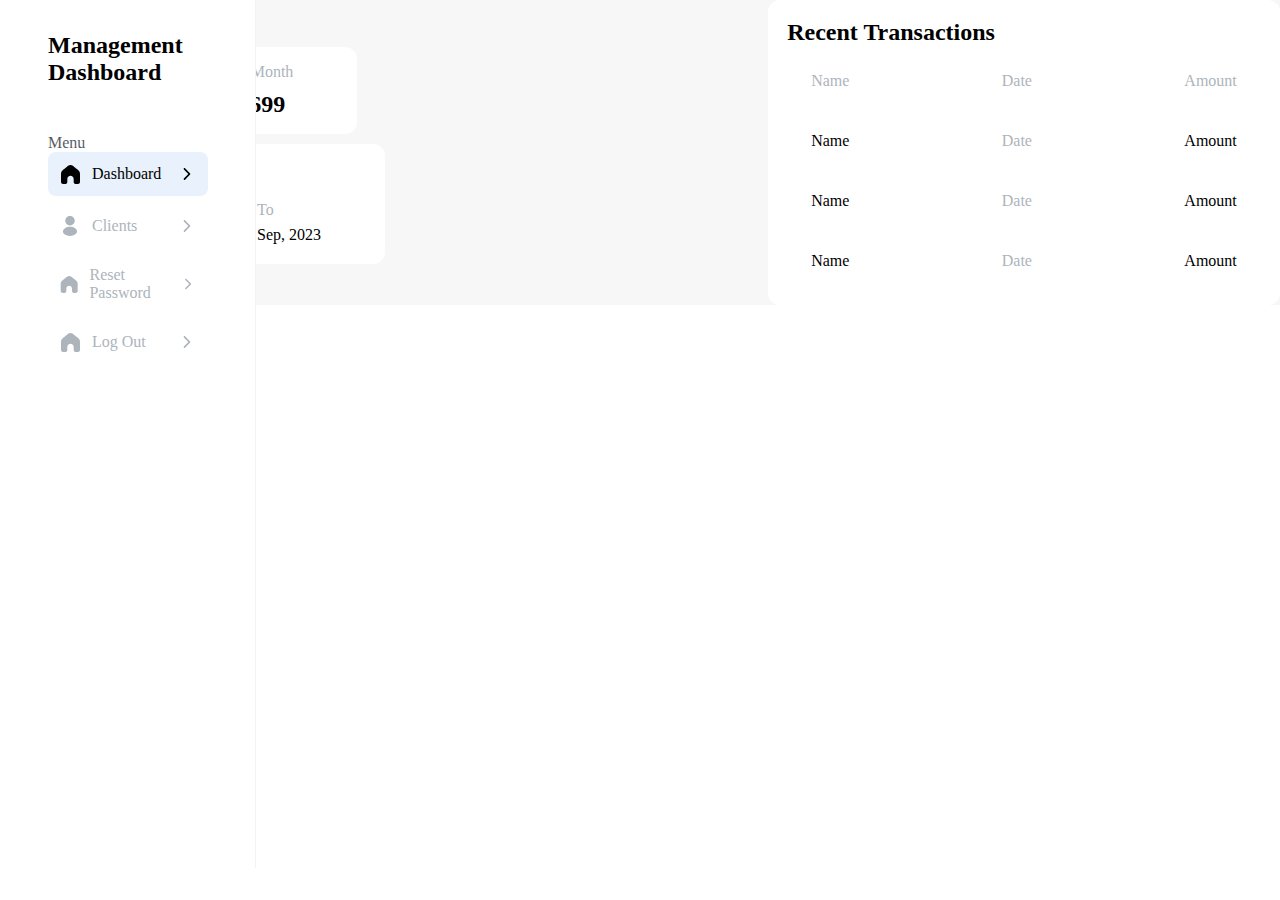
<file: index.html>
<!DOCTYPE html>
<html lang="en">
<head>
    <meta charset="UTF-8">
    <meta name="viewport" content="width=device-width, initial-scale=1.0">
    <link rel="stylesheet" href="style.css">
    <title>Dashboard</title>
</head>
<body>
    <div class="flex justify-between dashboard">
        <div class="flex flex-col sidebar-container bg-white h-screen mobile-hide">
            <div class="font-bold font-xl w-full">
                <div>Management</div>
                <div>Dashboard</div>
            </div>
            <nav class="flex flex-col sidebar w-full">
                <div style="color: var(--black); opacity: 0.7;">Menu</div>
                <ul class="side-items-container flex flex-col w-full">
                    <li>
                        <a href="index.html" class="flex justify-between items-center rounded-sm side-item active">
                            <span class="flex gap-sm items-center">
                                <svg width="24" height="24" viewBox="0 0 24 24" fill="none" xmlns="http://www.w3.org/2000/svg">
                                    <path d="M22 18.9434V13.4339C22 11.6317 22 10.7307 21.6295 9.93422C21.2589 9.13776 20.5612 8.53912 19.1657 7.34183L18.1102 6.43618C15.4403 4.14539 14.1053 3 12.5 3C10.8947 3 9.55975 4.14539 6.88982 6.43618L5.83426 7.34183C4.43881 8.53912 3.74108 9.13776 3.37054 9.93422C3 10.7307 3 11.6317 3 13.4339V18.9434C3 19.8929 3 20.3676 3.1607 20.7421C3.37497 21.2414 3.78595 21.6381 4.30322 21.8449C4.69119 22 5.18302 22 6.16667 22H6.51852C7.17294 22 7.50016 22 7.76862 21.9306C8.49714 21.7421 9.06619 21.1929 9.2614 20.4896C9.33333 20.2305 9.33333 19.9147 9.33333 19.283V16.9057C9.33333 15.2175 10.751 13.8491 12.5 13.8491C14.249 13.8491 15.6667 15.2175 15.6667 16.9057V19.283C15.6667 19.9147 15.6667 20.2305 15.7386 20.4896C15.9338 21.1929 16.5029 21.7421 17.2314 21.9306C17.4999 22 17.8271 22 18.4815 22H18.8333C19.817 22 20.3088 22 20.6968 21.8449C21.214 21.6381 21.6251 21.2414 21.8393 20.7421C22 20.3676 22 19.8929 22 18.9434Z" fill="#0A121C"/>
                                </svg>                            
                                Dashboard
                            </span>
                            <svg width="18" height="18" viewBox="0 0 18 18" fill="none" xmlns="http://www.w3.org/2000/svg">
                                <path fill-rule="evenodd" clip-rule="evenodd" d="M5.87213 3.34088C6.20163 3.01137 6.73587 3.01137 7.06537 3.34088L12.1279 8.40338C12.4574 8.73288 12.4574 9.26712 12.1279 9.59662L7.06537 14.6591C6.73587 14.9886 6.20163 14.9886 5.87213 14.6591C5.54262 14.3296 5.54262 13.7954 5.87213 13.4659L10.338 9L5.87213 4.53412C5.54262 4.20462 5.54262 3.67038 5.87213 3.34088Z" fill="#0A121C"/>
                            </svg>
                        </a>
                    </li>
                    <li>
                        <a href="clients.html" class="flex justify-between items-center rounded-sm side-item">
                            <span class="flex gap-sm items-center">
                                <svg width="24" height="24" viewBox="0 0 24 24" fill="none" xmlns="http://www.w3.org/2000/svg">
                                    <path d="M12 2C9.38 2 7.25 4.13 7.25 6.75C7.25 9.32 9.26 11.4 11.88 11.49C11.96 11.48 12.04 11.48 12.1 11.49C12.12 11.49 12.13 11.49 12.15 11.49C12.16 11.49 12.16 11.49 12.17 11.49C14.73 11.4 16.74 9.32 16.75 6.75C16.75 4.13 14.62 2 12 2Z" fill="#ADB4BC"/>
                                    <path d="M17.08 14.15C14.29 12.29 9.74002 12.29 6.93002 14.15C5.66002 15 4.96002 16.15 4.96002 17.38C4.96002 18.61 5.66002 19.75 6.92002 20.59C8.32002 21.53 10.16 22 12 22C13.84 22 15.68 21.53 17.08 20.59C18.34 19.74 19.04 18.6 19.04 17.36C19.03 16.13 18.34 14.99 17.08 14.15Z" fill="#ADB4BC"/>
                                </svg>                         
                                Clients
                            </span>
                            <svg width="18" height="18" viewBox="0 0 18 18" fill="none" xmlns="http://www.w3.org/2000/svg">
                                <path fill-rule="evenodd" clip-rule="evenodd" d="M5.87213 3.34088C6.20163 3.01137 6.73587 3.01137 7.06537 3.34088L12.1279 8.40338C12.4574 8.73288 12.4574 9.26712 12.1279 9.59662L7.06537 14.6591C6.73587 14.9886 6.20163 14.9886 5.87213 14.6591C5.54262 14.3296 5.54262 13.7954 5.87213 13.4659L10.338 9L5.87213 4.53412C5.54262 4.20462 5.54262 3.67038 5.87213 3.34088Z" fill="#0A121C"/>
                            </svg>
                        </a>
                    </li>
                    <li>
                        <a href="reset-password.html" class="flex justify-between items-center rounded-sm side-item">
                            <span class="flex gap-sm items-center">
                                <svg width="24" height="24" viewBox="0 0 24 24" fill="none" xmlns="http://www.w3.org/2000/svg">
                                    <path d="M22 18.9434V13.4339C22 11.6317 22 10.7307 21.6295 9.93422C21.2589 9.13776 20.5612 8.53912 19.1657 7.34183L18.1102 6.43618C15.4403 4.14539 14.1053 3 12.5 3C10.8947 3 9.55975 4.14539 6.88982 6.43618L5.83426 7.34183C4.43881 8.53912 3.74108 9.13776 3.37054 9.93422C3 10.7307 3 11.6317 3 13.4339V18.9434C3 19.8929 3 20.3676 3.1607 20.7421C3.37497 21.2414 3.78595 21.6381 4.30322 21.8449C4.69119 22 5.18302 22 6.16667 22H6.51852C7.17294 22 7.50016 22 7.76862 21.9306C8.49714 21.7421 9.06619 21.1929 9.2614 20.4896C9.33333 20.2305 9.33333 19.9147 9.33333 19.283V16.9057C9.33333 15.2175 10.751 13.8491 12.5 13.8491C14.249 13.8491 15.6667 15.2175 15.6667 16.9057V19.283C15.6667 19.9147 15.6667 20.2305 15.7386 20.4896C15.9338 21.1929 16.5029 21.7421 17.2314 21.9306C17.4999 22 17.8271 22 18.4815 22H18.8333C19.817 22 20.3088 22 20.6968 21.8449C21.214 21.6381 21.6251 21.2414 21.8393 20.7421C22 20.3676 22 19.8929 22 18.9434Z" fill="#0A121C"/>
                                </svg>                            
                                Reset Password
                            </span>
                            <svg width="18" height="18" viewBox="0 0 18 18" fill="none" xmlns="http://www.w3.org/2000/svg">
                                <path fill-rule="evenodd" clip-rule="evenodd" d="M5.87213 3.34088C6.20163 3.01137 6.73587 3.01137 7.06537 3.34088L12.1279 8.40338C12.4574 8.73288 12.4574 9.26712 12.1279 9.59662L7.06537 14.6591C6.73587 14.9886 6.20163 14.9886 5.87213 14.6591C5.54262 14.3296 5.54262 13.7954 5.87213 13.4659L10.338 9L5.87213 4.53412C5.54262 4.20462 5.54262 3.67038 5.87213 3.34088Z" fill="#0A121C"/>
                            </svg>
                        </a>
                    </li>
                    <li>
                        <a href="signup.html" class="flex justify-between items-center rounded-sm side-item">
                            <span class="flex gap-sm items-center">
                                <svg width="24" height="24" viewBox="0 0 24 24" fill="none" xmlns="http://www.w3.org/2000/svg">
                                    <path d="M22 18.9434V13.4339C22 11.6317 22 10.7307 21.6295 9.93422C21.2589 9.13776 20.5612 8.53912 19.1657 7.34183L18.1102 6.43618C15.4403 4.14539 14.1053 3 12.5 3C10.8947 3 9.55975 4.14539 6.88982 6.43618L5.83426 7.34183C4.43881 8.53912 3.74108 9.13776 3.37054 9.93422C3 10.7307 3 11.6317 3 13.4339V18.9434C3 19.8929 3 20.3676 3.1607 20.7421C3.37497 21.2414 3.78595 21.6381 4.30322 21.8449C4.69119 22 5.18302 22 6.16667 22H6.51852C7.17294 22 7.50016 22 7.76862 21.9306C8.49714 21.7421 9.06619 21.1929 9.2614 20.4896C9.33333 20.2305 9.33333 19.9147 9.33333 19.283V16.9057C9.33333 15.2175 10.751 13.8491 12.5 13.8491C14.249 13.8491 15.6667 15.2175 15.6667 16.9057V19.283C15.6667 19.9147 15.6667 20.2305 15.7386 20.4896C15.9338 21.1929 16.5029 21.7421 17.2314 21.9306C17.4999 22 17.8271 22 18.4815 22H18.8333C19.817 22 20.3088 22 20.6968 21.8449C21.214 21.6381 21.6251 21.2414 21.8393 20.7421C22 20.3676 22 19.8929 22 18.9434Z" fill="#0A121C"/>
                                </svg>
                                Log Out
                            </span>
                            <svg width="18" height="18" viewBox="0 0 18 18" fill="none" xmlns="http://www.w3.org/2000/svg">
                                <path fill-rule="evenodd" clip-rule="evenodd" d="M5.87213 3.34088C6.20163 3.01137 6.73587 3.01137 7.06537 3.34088L12.1279 8.40338C12.4574 8.73288 12.4574 9.26712 12.1279 9.59662L7.06537 14.6591C6.73587 14.9886 6.20163 14.9886 5.87213 14.6591C5.54262 14.3296 5.54262 13.7954 5.87213 13.4659L10.338 9L5.87213 4.53412C5.54262 4.20462 5.54262 3.67038 5.87213 3.34088Z" fill="#0A121C"/>
                            </svg>
                        </a>
                    </li>
                </ul>
            </nav>
        </div>


        <div class="dashboard-main flex flex-col gap-sm">
            <h1 class="font-bold font-2xl">Overview</h1>
            <div class="box-container flex">
                <div class="box flex flex-col rounded-md gap-sm font-gray">
                    This Month
                    <span class="font-bold font-xl font-black">$3,699</span>
                </div>
                <div class="box flex flex-col rounded-md gap-sm font-gray">
                    Last Month
                    <span class="font-bold font-xl font-black">$3,699</span>
                </div>
            </div>
            <div class="flex flex-col gap-sm chart-container bg-white rounded-md">
                <span class="font-bold font-xl">Chart</span class="font-bold font-xl">
                <div class="stats-container flex justify-between">
                    <div class="flex flex-col gap-sm">
                        <div class="flex gap-xs items-center">
                            <div class="rect blue"></div>Actual
                        </div>
                        <span class="font-bold font-lgr font-black">$3,699</span>
                    </div>
                    <div class="flex flex-col gap-sm">
                        <div class="flex gap-xs items-center">
                            <div class="rect gray"></div>Planned
                        </div>
                        <span class="font-bold font-lgr font-black">$3,699</span>                    </div>
                    <div class="flex gap-sm items-center">
                        <div class="flex flex-col gap-xs">
                            <span class="font-gray">From</span>
                            <span>Aug, 2023</span>
                        </div>
                        -
                        <div class="flex flex-col gap-xs">
                            <span class="font-gray">To</span>
                            <span>Sep, 2023</span>
                        </div>
                    </div>
                </div>
            </div>
        </div>


        <div class="transactions-container flex flex-col gap-sm rounded-md bg-white">
            <span class="font-bold font-xl">Recent Transactions</span class="font-bold font-xl">
            <div class="row flex justify-between font-gray">
                <span>Name</span>
                <span>Date</span>
                <span>Amount</span>
            </div>
            <div class="row flex justify-between">
                <span>Name</span>
                <span class="font-gray">Date</span>
                <span>Amount</span>
            </div>
            <div class="row flex justify-between">
                <span>Name</span>
                <span class="font-gray">Date</span>
                <span>Amount</span>
            </div>
            <div class="row flex justify-between">
                <span>Name</span>
                <span class="font-gray">Date</span>
                <span>Amount</span>
            </div>
        </div>
    </div>
</body>
</html>
</file>
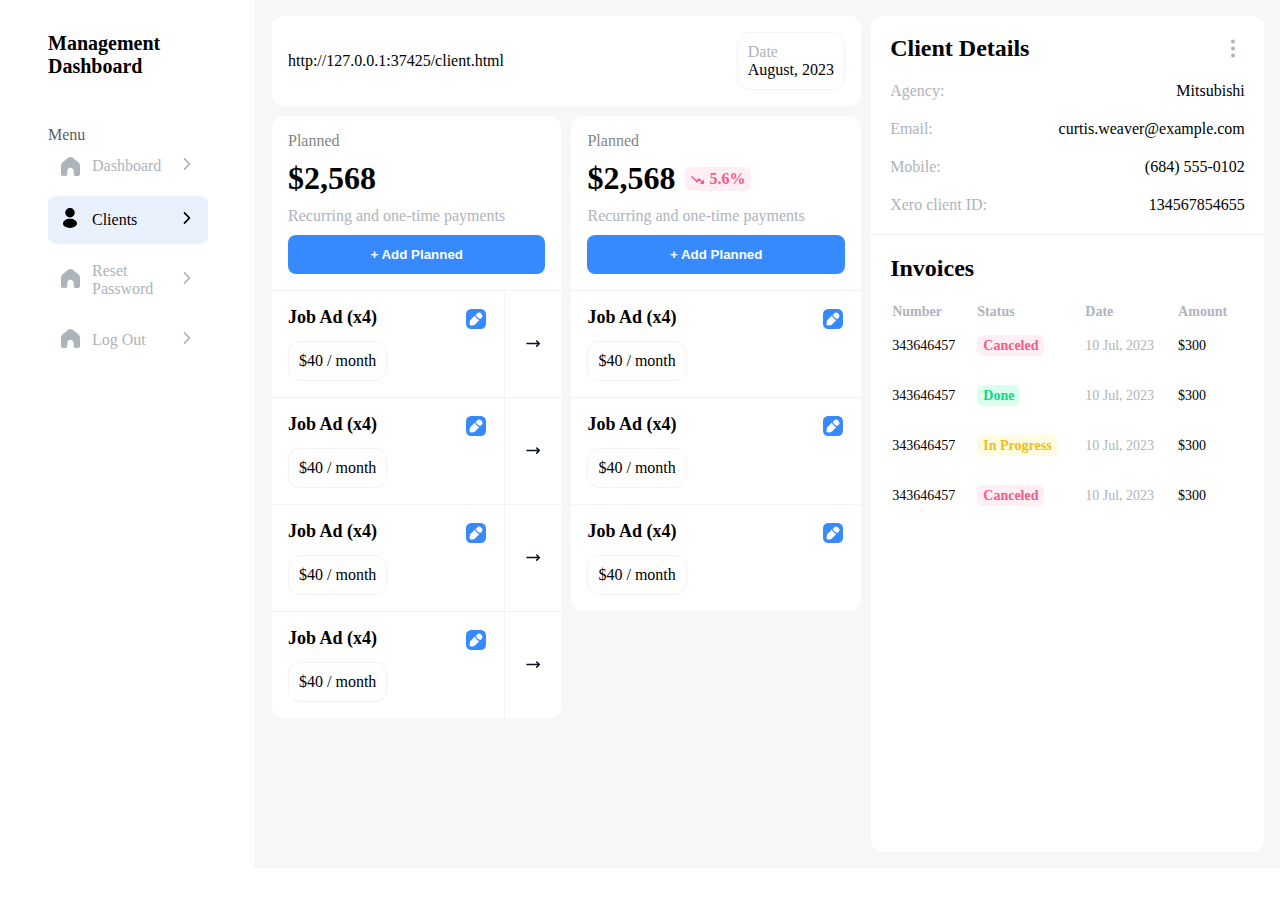
<file: client.html>
<!DOCTYPE html>
<html lang="en">
<head>
    <meta charset="UTF-8">
    <meta name="viewport" content="width=device-width, initial-scale=1.0">
    <link rel="stylesheet" href="style.css">
    <title>Client</title>
</head>
<body onload="loadName()">
    <div class="flex justify-between dashboard">
        <div class="flex flex-col sidebar-container bg-white">
            <div class="font-bold font-lgr w-full mobile-hide">
                <div>Management</div>
                <div>Dashboard</div>
            </div>
            <nav class="flex flex-col sidebar w-full">
                <div class="mobile-hide" style="color: var(--black); opacity: 0.7;">Menu</div>
                <ul class="side-items-container flex flex-col w-full">
                    <li>
                        <a href="index.html" class="flex justify-between items-center rounded-sm side-item">
                            <span class="flex gap-sm items-center">
                                <svg width="24" height="24" viewBox="0 0 24 24" fill="none" xmlns="http://www.w3.org/2000/svg">
                                    <path d="M22 18.9434V13.4339C22 11.6317 22 10.7307 21.6295 9.93422C21.2589 9.13776 20.5612 8.53912 19.1657 7.34183L18.1102 6.43618C15.4403 4.14539 14.1053 3 12.5 3C10.8947 3 9.55975 4.14539 6.88982 6.43618L5.83426 7.34183C4.43881 8.53912 3.74108 9.13776 3.37054 9.93422C3 10.7307 3 11.6317 3 13.4339V18.9434C3 19.8929 3 20.3676 3.1607 20.7421C3.37497 21.2414 3.78595 21.6381 4.30322 21.8449C4.69119 22 5.18302 22 6.16667 22H6.51852C7.17294 22 7.50016 22 7.76862 21.9306C8.49714 21.7421 9.06619 21.1929 9.2614 20.4896C9.33333 20.2305 9.33333 19.9147 9.33333 19.283V16.9057C9.33333 15.2175 10.751 13.8491 12.5 13.8491C14.249 13.8491 15.6667 15.2175 15.6667 16.9057V19.283C15.6667 19.9147 15.6667 20.2305 15.7386 20.4896C15.9338 21.1929 16.5029 21.7421 17.2314 21.9306C17.4999 22 17.8271 22 18.4815 22H18.8333C19.817 22 20.3088 22 20.6968 21.8449C21.214 21.6381 21.6251 21.2414 21.8393 20.7421C22 20.3676 22 19.8929 22 18.9434Z" fill="#0A121C"/>
                                </svg>                       
                                <span class="mobile-hide">Dashboard</span>
                            </span>
                            <div class="mobile-hide" >
                                <svg width="18" height="18" viewBox="0 0 18 18" fill="none" xmlns="http://www.w3.org/2000/svg">
                                    <path fill-rule="evenodd" clip-rule="evenodd" d="M5.87213 3.34088C6.20163 3.01137 6.73587 3.01137 7.06537 3.34088L12.1279 8.40338C12.4574 8.73288 12.4574 9.26712 12.1279 9.59662L7.06537 14.6591C6.73587 14.9886 6.20163 14.9886 5.87213 14.6591C5.54262 14.3296 5.54262 13.7954 5.87213 13.4659L10.338 9L5.87213 4.53412C5.54262 4.20462 5.54262 3.67038 5.87213 3.34088Z" fill="#0A121C"/>
                                </svg>
                            </div>  
                        </a>
                    </li>
                    <li>
                        <a href="clients.html" class="flex justify-between items-center rounded-sm side-item active">
                            <span class="flex gap-sm items-center">
                                <div>
                                    <svg width="24" height="24" viewBox="0 0 24 24" fill="none" xmlns="http://www.w3.org/2000/svg">
                                        <path d="M12 2C9.38 2 7.25 4.13 7.25 6.75C7.25 9.32 9.26 11.4 11.88 11.49C11.96 11.48 12.04 11.48 12.1 11.49C12.12 11.49 12.13 11.49 12.15 11.49C12.16 11.49 12.16 11.49 12.17 11.49C14.73 11.4 16.74 9.32 16.75 6.75C16.75 4.13 14.62 2 12 2Z" fill="#ADB4BC"/>
                                        <path d="M17.08 14.15C14.29 12.29 9.74002 12.29 6.93002 14.15C5.66002 15 4.96002 16.15 4.96002 17.38C4.96002 18.61 5.66002 19.75 6.92002 20.59C8.32002 21.53 10.16 22 12 22C13.84 22 15.68 21.53 17.08 20.59C18.34 19.74 19.04 18.6 19.04 17.36C19.03 16.13 18.34 14.99 17.08 14.15Z" fill="#ADB4BC"/>
                                    </svg>                 
                                </div>        
                                <span class="mobile-hide">Clients</span>

                            </span>
                            <div class="mobile-hide" >
                                <div>
                                    <svg width="18" height="18" viewBox="0 0 18 18" fill="none" xmlns="http://www.w3.org/2000/svg">
                                        <path fill-rule="evenodd" clip-rule="evenodd" d="M5.87213 3.34088C6.20163 3.01137 6.73587 3.01137 7.06537 3.34088L12.1279 8.40338C12.4574 8.73288 12.4574 9.26712 12.1279 9.59662L7.06537 14.6591C6.73587 14.9886 6.20163 14.9886 5.87213 14.6591C5.54262 14.3296 5.54262 13.7954 5.87213 13.4659L10.338 9L5.87213 4.53412C5.54262 4.20462 5.54262 3.67038 5.87213 3.34088Z" fill="#0A121C"/>
                                    </svg>
                                </div>
                            </div>  
                        </a>
                    </li>
                    <li>
                        <a href="reset-password-dashboard.html" class="flex justify-between items-center rounded-sm side-item">
                            <span class="flex gap-sm items-center">
                                <div>
                                    <svg width="24" height="24" viewBox="0 0 24 24" fill="none" xmlns="http://www.w3.org/2000/svg">
                                        <path d="M22 18.9434V13.4339C22 11.6317 22 10.7307 21.6295 9.93422C21.2589 9.13776 20.5612 8.53912 19.1657 7.34183L18.1102 6.43618C15.4403 4.14539 14.1053 3 12.5 3C10.8947 3 9.55975 4.14539 6.88982 6.43618L5.83426 7.34183C4.43881 8.53912 3.74108 9.13776 3.37054 9.93422C3 10.7307 3 11.6317 3 13.4339V18.9434C3 19.8929 3 20.3676 3.1607 20.7421C3.37497 21.2414 3.78595 21.6381 4.30322 21.8449C4.69119 22 5.18302 22 6.16667 22H6.51852C7.17294 22 7.50016 22 7.76862 21.9306C8.49714 21.7421 9.06619 21.1929 9.2614 20.4896C9.33333 20.2305 9.33333 19.9147 9.33333 19.283V16.9057C9.33333 15.2175 10.751 13.8491 12.5 13.8491C14.249 13.8491 15.6667 15.2175 15.6667 16.9057V19.283C15.6667 19.9147 15.6667 20.2305 15.7386 20.4896C15.9338 21.1929 16.5029 21.7421 17.2314 21.9306C17.4999 22 17.8271 22 18.4815 22H18.8333C19.817 22 20.3088 22 20.6968 21.8449C21.214 21.6381 21.6251 21.2414 21.8393 20.7421C22 20.3676 22 19.8929 22 18.9434Z" fill="#0A121C"/>
                                    </svg>      
                                </div>                      
                                <span class="mobile-hide">Reset Password</span>
                            </span>
                            <div class="mobile-hide" >
                                <svg width="18" height="18" viewBox="0 0 18 18" fill="none" xmlns="http://www.w3.org/2000/svg">
                                    <path fill-rule="evenodd" clip-rule="evenodd" d="M5.87213 3.34088C6.20163 3.01137 6.73587 3.01137 7.06537 3.34088L12.1279 8.40338C12.4574 8.73288 12.4574 9.26712 12.1279 9.59662L7.06537 14.6591C6.73587 14.9886 6.20163 14.9886 5.87213 14.6591C5.54262 14.3296 5.54262 13.7954 5.87213 13.4659L10.338 9L5.87213 4.53412C5.54262 4.20462 5.54262 3.67038 5.87213 3.34088Z" fill="#0A121C"/>
                                </svg>
                            </div>  
                        </a>
                    </li>
                    <li>
                        <a href="signup.html" class="flex justify-between items-center rounded-sm side-item">
                            <span class="flex gap-sm items-center">
                                <div>
                                    <svg width="24" height="24" viewBox="0 0 24 24" fill="none" xmlns="http://www.w3.org/2000/svg">
                                        <path d="M22 18.9434V13.4339C22 11.6317 22 10.7307 21.6295 9.93422C21.2589 9.13776 20.5612 8.53912 19.1657 7.34183L18.1102 6.43618C15.4403 4.14539 14.1053 3 12.5 3C10.8947 3 9.55975 4.14539 6.88982 6.43618L5.83426 7.34183C4.43881 8.53912 3.74108 9.13776 3.37054 9.93422C3 10.7307 3 11.6317 3 13.4339V18.9434C3 19.8929 3 20.3676 3.1607 20.7421C3.37497 21.2414 3.78595 21.6381 4.30322 21.8449C4.69119 22 5.18302 22 6.16667 22H6.51852C7.17294 22 7.50016 22 7.76862 21.9306C8.49714 21.7421 9.06619 21.1929 9.2614 20.4896C9.33333 20.2305 9.33333 19.9147 9.33333 19.283V16.9057C9.33333 15.2175 10.751 13.8491 12.5 13.8491C14.249 13.8491 15.6667 15.2175 15.6667 16.9057V19.283C15.6667 19.9147 15.6667 20.2305 15.7386 20.4896C15.9338 21.1929 16.5029 21.7421 17.2314 21.9306C17.4999 22 17.8271 22 18.4815 22H18.8333C19.817 22 20.3088 22 20.6968 21.8449C21.214 21.6381 21.6251 21.2414 21.8393 20.7421C22 20.3676 22 19.8929 22 18.9434Z" fill="#0A121C"/>
                                    </svg>
                                </div>
                                <span class="mobile-hide">Log Out</span>
                            </span>
                            <div class="mobile-hide" >
                                <svg width="18" height="18" viewBox="0 0 18 18" fill="none" xmlns="http://www.w3.org/2000/svg">
                                    <path fill-rule="evenodd" clip-rule="evenodd" d="M5.87213 3.34088C6.20163 3.01137 6.73587 3.01137 7.06537 3.34088L12.1279 8.40338C12.4574 8.73288 12.4574 9.26712 12.1279 9.59662L7.06537 14.6591C6.73587 14.9886 6.20163 14.9886 5.87213 14.6591C5.54262 14.3296 5.54262 13.7954 5.87213 13.4659L10.338 9L5.87213 4.53412C5.54262 4.20462 5.54262 3.67038 5.87213 3.34088Z" fill="#0A121C"/>
                                </svg>
                            </div>  
                        </a>
                    </li>
                </ul>
            </nav>
        </div>

    <div class="main flex gap-sm">
        <div class="overview-container flex flex-col gap-sm">
            <div class="bg-white p-md flex justify-between items-center rounded-md">
                <span id="name"></span>
                <div class="border p-sm rounded-md"><div class="font-gray">Date</div>August, 2023</div>
            </div>
            <div class="flex gap-sm">
                <div class="flex flex-col bg-white card font-black rounded-md">
                    <div class="p-md flex flex-col gap-sm">
                        <span style="opacity: 0.5;">Planned</span>
                        <div class="flex items-center gap-sm stats">
                            <h1 class="font-bold font-2xl">$2,568</h1>
                            <!-- <span class="growth negative">
                                <img src="images/growth-negative.svg" alt="growth">
                                5.6%
                            </span> -->
                        </div>
                        <span class="font-gray">Recurring and one-time payments</span>
                        <button>+ Add Planned</button>
                    </div>
                    <div class="border-top flex justify-between items-center">
                        <div class="flex flex-col p-md gap-sm w-full">
                            <div class="font-bold font-lg flex justify-between">
                                Job Ad (x4)
                                <img onclick="toggleWindow()" src="images/edit-icon.svg" alt="edit-icon">
                            </div>
                            <span class="border p-sm rounded-md" style="width: fit-content;">$40 / month</span>
                        </div>
                        <div class="p-md border-left flex items-center h-full">
                            <img src="images/linearrow-right.svg" alt="">
                        </div>
                    </div>
                    <div class="border-top flex justify-between items-center">
                        <div class="flex flex-col p-md gap-sm w-full">
                            <div class="font-bold font-lg flex justify-between">
                                Job Ad (x4)
                                <img onclick="toggleWindow()" src="images/edit-icon.svg" alt="edit-icon">
                            </div>
                            <span class="border p-sm rounded-md" style="width: fit-content;">$40 / month</span>
                        </div>
                        <div class="p-md border-left flex items-center h-full">
                            <img src="images/linearrow-right.svg" alt="">
                        </div>
                    </div>
                    <div class="border-top flex justify-between items-center">
                        <div class="flex flex-col p-md gap-sm w-full">
                            <div class="font-bold font-lg flex justify-between">
                                Job Ad (x4)
                                <img onclick="toggleWindow()" src="images/edit-icon.svg" alt="edit-icon">
                            </div>
                            <span class="border p-sm rounded-md" style="width: fit-content;">$40 / month</span>
                        </div>
                        <div class="p-md border-left flex items-center h-full">
                            <img src="images/linearrow-right.svg" alt="">
                        </div>
                    </div>
                    <div class="border-top flex justify-between items-center">
                        <div class="flex flex-col p-md gap-sm w-full">
                            <div class="font-bold font-lg flex justify-between">
                                Job Ad (x4)
                                <img onclick="toggleWindow()" src="images/edit-icon.svg" alt="edit-icon">
                            </div>
                            <span class="border p-sm rounded-md" style="width: fit-content;">$40 / month</span>
                        </div>
                        <div class="p-md border-left flex items-center h-full">
                            <img src="images/linearrow-right.svg" alt="">
                        </div>
                    </div>
                </div>

                <div class="flex flex-col bg-white card font-black rounded-md h-fit">
                    <div class="p-md flex flex-col gap-sm">
                        <span style="opacity: 0.5;">Planned</span>
                        <div class="flex items-center gap-sm stats">
                            <h1 class="font-bold font-2xl">$2,568</h1>
                            <span class="growth negative">
                                <img src="images/growth-negative.svg" alt="growth">
                                5.6%
                            </span>
                        </div>
                        <span class="font-gray">Recurring and one-time payments</span>
                        <button>+ Add Planned</button>
                    </div>
                    <div class="border-top flex justify-between items-center">
                        <div class="flex flex-col p-md gap-sm w-full">
                            <div class="font-bold font-lg flex justify-between">
                                Job Ad (x4)
                                <img onclick="toggleWindow()" src="images/edit-icon.svg" alt="edit-icon">
                            </div>
                            <span class="border p-sm rounded-md" style="width: fit-content;">$40 / month</span>
                        </div>
                    </div>
                    <div class="border-top flex justify-between items-center">
                        <div class="flex flex-col p-md gap-sm w-full">
                            <div class="font-bold font-lg flex justify-between">
                                Job Ad (x4)
                                <img onclick="toggleWindow()"src="images/edit-icon.svg" alt="edit-icon">
                            </div>
                            <span class="border p-sm rounded-md" style="width: fit-content;">$40 / month</span>
                        </div>
                    </div>
                    <div class="border-top flex justify-between items-center">
                        <div class="flex flex-col p-md gap-sm w-full">
                            <div class="font-bold font-lg flex justify-between">
                                Job Ad (x4)
                                <img onclick="toggleWindow()"src="images/edit-icon.svg" alt="edit-icon">
                            </div>
                            <span class="border p-sm rounded-md" style="width: fit-content;">$40 / month</span>
                        </div>
                    </div>
                </div>
            </div>
        </div>
        <div class="flex flex-col transactions-container bg-white rounded-md gap-md">
            <div class="flex justify-between">
                <h2>Client Details</h2>
                <img style="margin-right: 10px;" src="images/dropdown-icon.svg" alt="dropdown">
            </div>
            <div class="flex justify-between">
                <span class="font-gray">Agency:</span>
                <span>Mitsubishi</span>
            </div>
            <div class="flex justify-between">
                <span class="font-gray">Email:</span>
                <span>curtis.weaver@example.com</span>
            </div>
            <div class="flex justify-between">
                <span class="font-gray">Mobile:</span>
                <span>(684) 555-0102</span>
            </div>
            <div class="flex justify-between">
                <span class="font-gray">Xero client ID:</span>
                <span>134567854655</span>
            </div>
            <div class="border-top" style="width: 120%; margin-left: -2rem;">
            </div>
            <h2>
                Invoices
            </h2>
            <table class="font-sm">
                <tr class="font-gray">
                    <th class="text-start">Number</th>
                    <th class="text-start">Status</th>
                    <th class="text-start">Date</th>
                    <th class="text-start">Amount</th>
                </tr>
                <tr>
                    <td class="py-md">343646457</td>
                    <td><span class="growth negative">Canceled</span></td>
                    <td class="font-gray">10 Jul, 2023</td>
                    <td>$300</td>
                </tr>
                <tr>
                    <td class="py-md">343646457</td>
                    <td><span class="growth positive">Done</span></td>
                    <td class="font-gray">10 Jul, 2023</td>
                    <td>$300</td>
                </tr>
                <tr>
                    <td class="py-md">343646457</td>
                    <td><span class="growth normal">In Progress</span></td>
                    <td class="font-gray">10 Jul, 2023</td>
                    <td>$300</td>
                </tr>
                <tr>
                    <td class="py-md">343646457</td>
                    <td><span class="growth negative">Canceled</span></td>
                    <td class="font-gray">10 Jul, 2023</td>
                    <td>$300</td>
                </tr>
            </table>
        </div>
    </div>
    </div>
    <div id="window" class="flex flex-col items-center window">
        <div class="flex justify-center relative p-lg w-full">
          <span>Add Cost</span>
          <div onclick="toggleWindow()" class="close-btn">
            <svg width="48" height="48" viewBox="0 0 48 48" fill="none" xmlns="http://www.w3.org/2000/svg">
              <rect x="0.5" y="0.5" width="47" height="47" rx="23.5" fill="white"/>
              <path d="M25.4099 23.9999L29.7099 19.7099C29.8982 19.5216 30.004 19.2662 30.004 18.9999C30.004 18.7336 29.8982 18.4782 29.7099 18.2899C29.5216 18.1016 29.2662 17.9958 28.9999 17.9958C28.7336 17.9958 28.4782 18.1016 28.2899 18.2899L23.9999 22.5899L19.7099 18.2899C19.5216 18.1016 19.2662 17.9958 18.9999 17.9958C18.7336 17.9958 18.4782 18.1016 18.2899 18.2899C18.1016 18.4782 17.9958 18.7336 17.9958 18.9999C17.9958 19.2662 18.1016 19.5216 18.2899 19.7099L22.5899 23.9999L18.2899 28.2899C18.1962 28.3829 18.1218 28.4935 18.071 28.6154C18.0203 28.7372 17.9941 28.8679 17.9941 28.9999C17.9941 29.132 18.0203 29.2627 18.071 29.3845C18.1218 29.5064 18.1962 29.617 18.2899 29.7099C18.3829 29.8037 18.4935 29.8781 18.6154 29.9288C18.7372 29.9796 18.8679 30.0057 18.9999 30.0057C19.132 30.0057 19.2627 29.9796 19.3845 29.9288C19.5064 29.8781 19.617 29.8037 19.7099 29.7099L23.9999 25.4099L28.2899 29.7099C28.3829 29.8037 28.4935 29.8781 28.6154 29.9288C28.7372 29.9796 28.8679 30.0057 28.9999 30.0057C29.132 30.0057 29.2627 29.9796 29.3845 29.9288C29.5064 29.8781 29.617 29.8037 29.7099 29.7099C29.8037 29.617 29.8781 29.5064 29.9288 29.3845C29.9796 29.2627 30.0057 29.132 30.0057 28.9999C30.0057 28.8679 29.9796 28.7372 29.9288 28.6154C29.8781 28.4935 29.8037 28.3829 29.7099 28.2899L25.4099 23.9999Z" fill="#0A121C"/>
              <rect x="0.5" y="0.5" width="47" height="47" rx="23.5" stroke="#F3F3F3"/>
            </svg>        
          </div>
        </div>
        <div class="w-full border-top"></div>
        <div class="m-md flex add-cost-bar rounded-md">
          <button class="add-cost-btn active">Monthly</button>
          <button class="add-cost-btn">Yearly</button>
          <button class="add-cost-btn">One Time</button>
        </div>
        <form class="p-md flex flex-col gap-md items-center">
          <div class="relative">
            <input type="search" class="special-input" placeholder="Service Title">
            <label class="label1">Service Title</label>
            <img src="images/close-circe.svg" alt="close-circe">
          </div>
          <div class="relative">
            <input type="search" class="special-input" placeholder="Cost">
            <label class="label1">Cost</label>
            <img src="images/close-circe.svg" alt="close-circe">
          </div>
          <button class="window-btn">Add new client</button>
        </form>
    </div>
    <script src="script.js"></script>
</body>
</html>
</file>
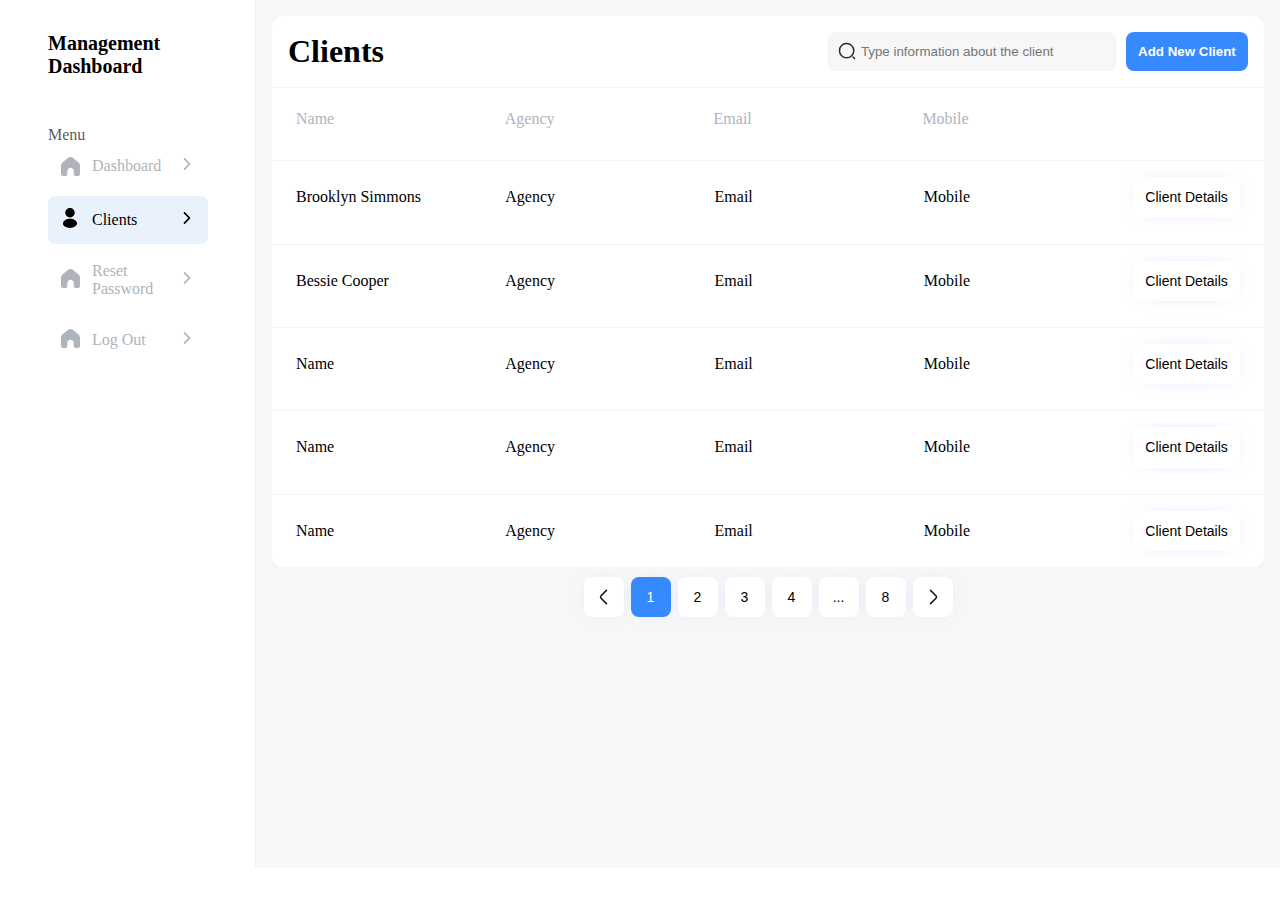
<file: clients.html>
<!DOCTYPE html>
<html lang="en">
<head>
    <meta charset="UTF-8">
    <meta name="viewport" content="width=device-width, initial-scale=1.0">
    <link rel="stylesheet" href="style.css">
    <title>Document</title>
</head>
<body>
    <div class="flex justify-between dashboard">
        <div class="flex flex-col sidebar-container bg-white">
            <div class="font-bold font-lgr w-full mobile-hide">
                <div>Management</div>
                <div>Dashboard</div>
            </div>
            <nav class="flex flex-col sidebar w-full">
                <div class="mobile-hide" style="color: var(--black); opacity: 0.7;">Menu</div>
                <ul class="side-items-container flex flex-col w-full">
                    <li>
                        <a href="index.html" class="flex justify-between items-center rounded-sm side-item">
                            <span class="flex gap-sm items-center">
                                <svg width="24" height="24" viewBox="0 0 24 24" fill="none" xmlns="http://www.w3.org/2000/svg">
                                    <path d="M22 18.9434V13.4339C22 11.6317 22 10.7307 21.6295 9.93422C21.2589 9.13776 20.5612 8.53912 19.1657 7.34183L18.1102 6.43618C15.4403 4.14539 14.1053 3 12.5 3C10.8947 3 9.55975 4.14539 6.88982 6.43618L5.83426 7.34183C4.43881 8.53912 3.74108 9.13776 3.37054 9.93422C3 10.7307 3 11.6317 3 13.4339V18.9434C3 19.8929 3 20.3676 3.1607 20.7421C3.37497 21.2414 3.78595 21.6381 4.30322 21.8449C4.69119 22 5.18302 22 6.16667 22H6.51852C7.17294 22 7.50016 22 7.76862 21.9306C8.49714 21.7421 9.06619 21.1929 9.2614 20.4896C9.33333 20.2305 9.33333 19.9147 9.33333 19.283V16.9057C9.33333 15.2175 10.751 13.8491 12.5 13.8491C14.249 13.8491 15.6667 15.2175 15.6667 16.9057V19.283C15.6667 19.9147 15.6667 20.2305 15.7386 20.4896C15.9338 21.1929 16.5029 21.7421 17.2314 21.9306C17.4999 22 17.8271 22 18.4815 22H18.8333C19.817 22 20.3088 22 20.6968 21.8449C21.214 21.6381 21.6251 21.2414 21.8393 20.7421C22 20.3676 22 19.8929 22 18.9434Z" fill="#0A121C"/>
                                </svg>                       
                                <span class="mobile-hide">Dashboard</span>
                            </span>
                            <div class="mobile-hide" >
                                <svg width="18" height="18" viewBox="0 0 18 18" fill="none" xmlns="http://www.w3.org/2000/svg">
                                    <path fill-rule="evenodd" clip-rule="evenodd" d="M5.87213 3.34088C6.20163 3.01137 6.73587 3.01137 7.06537 3.34088L12.1279 8.40338C12.4574 8.73288 12.4574 9.26712 12.1279 9.59662L7.06537 14.6591C6.73587 14.9886 6.20163 14.9886 5.87213 14.6591C5.54262 14.3296 5.54262 13.7954 5.87213 13.4659L10.338 9L5.87213 4.53412C5.54262 4.20462 5.54262 3.67038 5.87213 3.34088Z" fill="#0A121C"/>
                                </svg>
                            </div>  
                        </a>
                    </li>
                    <li>
                        <a href="clients.html" class="flex justify-between items-center rounded-sm side-item active">
                            <span class="flex gap-sm items-center">
                                <div>
                                    <svg width="24" height="24" viewBox="0 0 24 24" fill="none" xmlns="http://www.w3.org/2000/svg">
                                        <path d="M12 2C9.38 2 7.25 4.13 7.25 6.75C7.25 9.32 9.26 11.4 11.88 11.49C11.96 11.48 12.04 11.48 12.1 11.49C12.12 11.49 12.13 11.49 12.15 11.49C12.16 11.49 12.16 11.49 12.17 11.49C14.73 11.4 16.74 9.32 16.75 6.75C16.75 4.13 14.62 2 12 2Z" fill="#ADB4BC"/>
                                        <path d="M17.08 14.15C14.29 12.29 9.74002 12.29 6.93002 14.15C5.66002 15 4.96002 16.15 4.96002 17.38C4.96002 18.61 5.66002 19.75 6.92002 20.59C8.32002 21.53 10.16 22 12 22C13.84 22 15.68 21.53 17.08 20.59C18.34 19.74 19.04 18.6 19.04 17.36C19.03 16.13 18.34 14.99 17.08 14.15Z" fill="#ADB4BC"/>
                                    </svg>                 
                                </div>        
                                <span class="mobile-hide">Clients</span>

                            </span>
                            <div class="mobile-hide" >
                                <div>
                                    <svg width="18" height="18" viewBox="0 0 18 18" fill="none" xmlns="http://www.w3.org/2000/svg">
                                        <path fill-rule="evenodd" clip-rule="evenodd" d="M5.87213 3.34088C6.20163 3.01137 6.73587 3.01137 7.06537 3.34088L12.1279 8.40338C12.4574 8.73288 12.4574 9.26712 12.1279 9.59662L7.06537 14.6591C6.73587 14.9886 6.20163 14.9886 5.87213 14.6591C5.54262 14.3296 5.54262 13.7954 5.87213 13.4659L10.338 9L5.87213 4.53412C5.54262 4.20462 5.54262 3.67038 5.87213 3.34088Z" fill="#0A121C"/>
                                    </svg>
                                </div>
                            </div>  
                        </a>
                    </li>
                    <li>
                        <a href="reset-password-dashboard.html" class="flex justify-between items-center rounded-sm side-item">
                            <span class="flex gap-sm items-center">
                                <div>
                                    <svg width="24" height="24" viewBox="0 0 24 24" fill="none" xmlns="http://www.w3.org/2000/svg">
                                        <path d="M22 18.9434V13.4339C22 11.6317 22 10.7307 21.6295 9.93422C21.2589 9.13776 20.5612 8.53912 19.1657 7.34183L18.1102 6.43618C15.4403 4.14539 14.1053 3 12.5 3C10.8947 3 9.55975 4.14539 6.88982 6.43618L5.83426 7.34183C4.43881 8.53912 3.74108 9.13776 3.37054 9.93422C3 10.7307 3 11.6317 3 13.4339V18.9434C3 19.8929 3 20.3676 3.1607 20.7421C3.37497 21.2414 3.78595 21.6381 4.30322 21.8449C4.69119 22 5.18302 22 6.16667 22H6.51852C7.17294 22 7.50016 22 7.76862 21.9306C8.49714 21.7421 9.06619 21.1929 9.2614 20.4896C9.33333 20.2305 9.33333 19.9147 9.33333 19.283V16.9057C9.33333 15.2175 10.751 13.8491 12.5 13.8491C14.249 13.8491 15.6667 15.2175 15.6667 16.9057V19.283C15.6667 19.9147 15.6667 20.2305 15.7386 20.4896C15.9338 21.1929 16.5029 21.7421 17.2314 21.9306C17.4999 22 17.8271 22 18.4815 22H18.8333C19.817 22 20.3088 22 20.6968 21.8449C21.214 21.6381 21.6251 21.2414 21.8393 20.7421C22 20.3676 22 19.8929 22 18.9434Z" fill="#0A121C"/>
                                    </svg>      
                                </div>                      
                                <span class="mobile-hide">Reset Password</span>
                            </span>
                            <div class="mobile-hide" >
                                <svg width="18" height="18" viewBox="0 0 18 18" fill="none" xmlns="http://www.w3.org/2000/svg">
                                    <path fill-rule="evenodd" clip-rule="evenodd" d="M5.87213 3.34088C6.20163 3.01137 6.73587 3.01137 7.06537 3.34088L12.1279 8.40338C12.4574 8.73288 12.4574 9.26712 12.1279 9.59662L7.06537 14.6591C6.73587 14.9886 6.20163 14.9886 5.87213 14.6591C5.54262 14.3296 5.54262 13.7954 5.87213 13.4659L10.338 9L5.87213 4.53412C5.54262 4.20462 5.54262 3.67038 5.87213 3.34088Z" fill="#0A121C"/>
                                </svg>
                            </div>  
                        </a>
                    </li>
                    <li>
                        <a href="signup.html" class="flex justify-between items-center rounded-sm side-item">
                            <span class="flex gap-sm items-center">
                                <div>
                                    <svg width="24" height="24" viewBox="0 0 24 24" fill="none" xmlns="http://www.w3.org/2000/svg">
                                        <path d="M22 18.9434V13.4339C22 11.6317 22 10.7307 21.6295 9.93422C21.2589 9.13776 20.5612 8.53912 19.1657 7.34183L18.1102 6.43618C15.4403 4.14539 14.1053 3 12.5 3C10.8947 3 9.55975 4.14539 6.88982 6.43618L5.83426 7.34183C4.43881 8.53912 3.74108 9.13776 3.37054 9.93422C3 10.7307 3 11.6317 3 13.4339V18.9434C3 19.8929 3 20.3676 3.1607 20.7421C3.37497 21.2414 3.78595 21.6381 4.30322 21.8449C4.69119 22 5.18302 22 6.16667 22H6.51852C7.17294 22 7.50016 22 7.76862 21.9306C8.49714 21.7421 9.06619 21.1929 9.2614 20.4896C9.33333 20.2305 9.33333 19.9147 9.33333 19.283V16.9057C9.33333 15.2175 10.751 13.8491 12.5 13.8491C14.249 13.8491 15.6667 15.2175 15.6667 16.9057V19.283C15.6667 19.9147 15.6667 20.2305 15.7386 20.4896C15.9338 21.1929 16.5029 21.7421 17.2314 21.9306C17.4999 22 17.8271 22 18.4815 22H18.8333C19.817 22 20.3088 22 20.6968 21.8449C21.214 21.6381 21.6251 21.2414 21.8393 20.7421C22 20.3676 22 19.8929 22 18.9434Z" fill="#0A121C"/>
                                    </svg>
                                </div>
                                <span class="mobile-hide">Log Out</span>
                            </span>
                            <div class="mobile-hide" >
                                <svg width="18" height="18" viewBox="0 0 18 18" fill="none" xmlns="http://www.w3.org/2000/svg">
                                    <path fill-rule="evenodd" clip-rule="evenodd" d="M5.87213 3.34088C6.20163 3.01137 6.73587 3.01137 7.06537 3.34088L12.1279 8.40338C12.4574 8.73288 12.4574 9.26712 12.1279 9.59662L7.06537 14.6591C6.73587 14.9886 6.20163 14.9886 5.87213 14.6591C5.54262 14.3296 5.54262 13.7954 5.87213 13.4659L10.338 9L5.87213 4.53412C5.54262 4.20462 5.54262 3.67038 5.87213 3.34088Z" fill="#0A121C"/>
                                </svg>
                            </div>  
                        </a>
                    </li>
                </ul>
            </nav>
        </div>



        <div class="main flex flex-col gap-sm ">
            <div class="clients-table flex flex-col bg-white rounded-md">
                <div class="flex search-bar justify-between items-center">
                    <h1 class="m-0">Clients</h1>
                    <div class="relative flex gap-sm">
                        <input class="search-input" type="text" placeholder="Type information about the client" name="" id="">
                        <svg width="18" height="18" viewBox="0 0 18 18" fill="none" xmlns="http://www.w3.org/2000/svg">
                            <path d="M8.625 15.75C12.56 15.75 15.75 12.56 15.75 8.625C15.75 4.68997 12.56 1.5 8.625 1.5C4.68997 1.5 1.5 4.68997 1.5 8.625C1.5 12.56 4.68997 15.75 8.625 15.75Z" stroke="#292D32" stroke-width="1.5" stroke-linecap="round" stroke-linejoin="round"/>
                            <path d="M16.5 16.5L15 15" stroke="#292D32" stroke-width="1.5" stroke-linecap="round" stroke-linejoin="round"/>
                        </svg>
                        <button onclick="toggleWindow()">Add New Client</button>
                    </div>
                </div>
                <div class="flex flex-col gap-sm" style="overflow: scroll;">
                    <div class="row border-top head flex justify-between items-center font-gray">
                        <span class="w-md">Name</span>
                        <span class="w-md">Agency</span>
                        <span class="w-md">Email</span>
                        <span class="w-md">Mobile</span>
                        <button style="opacity: 0; pointer-events: none;">Client Details</button>
                    </div>
                    <div class="row border-top flex justify-between items-center">
                        <span class="w-md">Brooklyn Simmons</span>
                        <span class="w-md">Agency</span>
                        <span class="w-md">Email</span>
                        <span class="w-md">Mobile</span>
                        <a href="client.html?name=Brooklyn_Simmons"><button class="odd-btn">Client Details</button></a>
                    </div>
                    <div class="row border-top flex justify-between items-center">
                        <span class="w-md">Bessie Cooper</span>
                        <span class="w-md">Agency</span>
                        <span class="w-md">Email</span>
                        <span class="w-md">Mobile</span>
                        <a href="client.html?name=Bessie_Cooper"><button class="odd-btn">Client Details</button></a>
                    </div>
                    <div class="row border-top flex justify-between items-center">
                        <span class="w-md">Name</span>
                        <span class="w-md">Agency</span>
                        <span class="w-md">Email</span>
                        <span class="w-md">Mobile</span>
                        <a><button class="odd-btn">Client Details</button></a>
                    </div>
                    <div class="row border-top flex justify-between items-center">
                        <span class="w-md">Name</span>
                        <span class="w-md">Agency</span>
                        <span class="w-md">Email</span>
                        <span class="w-md">Mobile</span>
                        <a><button class="odd-btn">Client Details</button></a>
                    </div>
                    <div class="row border-top flex justify-between items-center">
                        <span class="w-md">Name</span>
                        <span class="w-md">Agency</span>
                        <span class="w-md">Email</span>
                        <span class="w-md">Mobile</span>
                        <a><button class="odd-btn">Client Details</button></a>
                    </div>
                </div>
            </div>
            <div class="flex gap-xs w-full justify-center">
                <button class="odd-btn page-btn"><img src="images/arrow-left.svg" alt="arrow-left"></button>
                <button class="odd-btn page-btn active">1</button>
                <button class="odd-btn page-btn">2</button>
                <button class="odd-btn page-btn">3</button>
                <button class="odd-btn page-btn">4</button>
                <button class="odd-btn page-btn">...</button>
                <button class="odd-btn page-btn">8</button>
                <button class="odd-btn page-btn"><img src="images/arrow-right.svg" alt="arrow-right"></button>
            </div>
        </div>
    </div>

    <div id="window" class="flex flex-col items-center window">
        <div class="flex justify-center relative p-lg w-full">
            <span>Add New Client</span>
            <div onclick="toggleWindow()" class="close-btn">
            <svg width="48" height="48" viewBox="0 0 48 48" fill="none" xmlns="http://www.w3.org/2000/svg">
                <rect x="0.5" y="0.5" width="47" height="47" rx="23.5" fill="white"/>
                <path d="M25.4099 23.9999L29.7099 19.7099C29.8982 19.5216 30.004 19.2662 30.004 18.9999C30.004 18.7336 29.8982 18.4782 29.7099 18.2899C29.5216 18.1016 29.2662 17.9958 28.9999 17.9958C28.7336 17.9958 28.4782 18.1016 28.2899 18.2899L23.9999 22.5899L19.7099 18.2899C19.5216 18.1016 19.2662 17.9958 18.9999 17.9958C18.7336 17.9958 18.4782 18.1016 18.2899 18.2899C18.1016 18.4782 17.9958 18.7336 17.9958 18.9999C17.9958 19.2662 18.1016 19.5216 18.2899 19.7099L22.5899 23.9999L18.2899 28.2899C18.1962 28.3829 18.1218 28.4935 18.071 28.6154C18.0203 28.7372 17.9941 28.8679 17.9941 28.9999C17.9941 29.132 18.0203 29.2627 18.071 29.3845C18.1218 29.5064 18.1962 29.617 18.2899 29.7099C18.3829 29.8037 18.4935 29.8781 18.6154 29.9288C18.7372 29.9796 18.8679 30.0057 18.9999 30.0057C19.132 30.0057 19.2627 29.9796 19.3845 29.9288C19.5064 29.8781 19.617 29.8037 19.7099 29.7099L23.9999 25.4099L28.2899 29.7099C28.3829 29.8037 28.4935 29.8781 28.6154 29.9288C28.7372 29.9796 28.8679 30.0057 28.9999 30.0057C29.132 30.0057 29.2627 29.9796 29.3845 29.9288C29.5064 29.8781 29.617 29.8037 29.7099 29.7099C29.8037 29.617 29.8781 29.5064 29.9288 29.3845C29.9796 29.2627 30.0057 29.132 30.0057 28.9999C30.0057 28.8679 29.9796 28.7372 29.9288 28.6154C29.8781 28.4935 29.8037 28.3829 29.7099 28.2899L25.4099 23.9999Z" fill="#0A121C"/>
                <rect x="0.5" y="0.5" width="47" height="47" rx="23.5" stroke="#F3F3F3"/>
            </svg>        
            </div>
        </div>
        <div class="w-full border-top"></div>
        <div class="p-md text-center">
            <h2 class="py-md">You are going to add a new client</h2>
            <span>Add a new client by filling in the information below to edit his subscriptions and payments.</span>
        </div>
        <form class="p-md flex flex-col gap-md items-center">
            <div class="relative">
            <input type="search" class="special-input" placeholder="Client name">
            <label class="label1">Client name</label>
            <img src="images/close-circe.svg" alt="close-circe">
            </div>
            <div class="relative">
            <input type="search" class="special-input" placeholder="Agency name">
            <label class="label1">Agency name</label>
            <img src="images/close-circe.svg" alt="close-circe">
            </div>
            <div class="relative">
            <input type="search" class="special-input" placeholder="Email">
            <label class="label1">Email</label>
            <img src="images/close-circe.svg" alt="close-circe">
            </div>
            <div class="relative">
            <input type="search" class="special-input" placeholder="Phone number">
            <label class="label1">Client name</label>
            <img src="images/close-circe.svg" alt="close-circe">
            </div>
            <div class="relative">
            <input type="search" class="special-input" placeholder="Xero Client ID">
            <label class="label1">Xero Client ID</label>
            <img src="images/close-circe.svg" alt="close-circe">
            </div>
            <button class="window-btn">Add new client</button>
        </form>
    </div>
    <script src="script.js"></script>
</body>
</html>
</file>
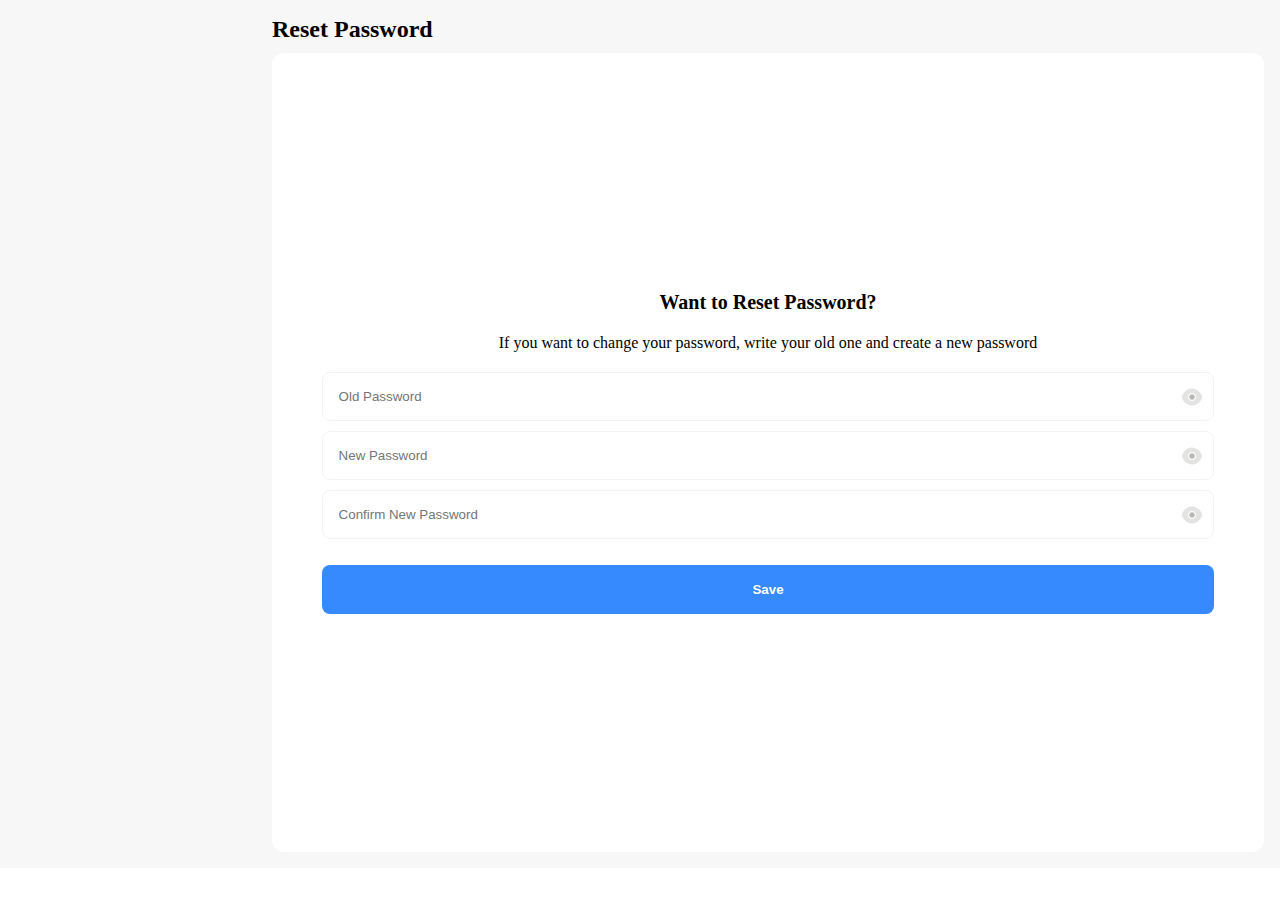
<file: reset-password-dashboard.html>
<!DOCTYPE html>
<html lang="en">
  <head>
    <meta charset="UTF-8" />
    <meta name="viewport" content="width=device-width, initial-scale=1.0" />
    <link rel="stylesheet" href="style.css" />
    <title>Dashboard</title>
  </head>
  <body onload="loadSidebar('reset-password-dashboard')">
    <div class="dashboard flex justify-between">
      <div class="main flex flex-col gap-sm ">
        <span class="font-xl font-bold">Reset Password</span>
        <div class="flex flex-col bg-white rounded-md justify-center items-center h-full">
          <form class="reset-pw text-center flex flex-col gap-sm">
            <div class="font-bold font-lgr">Want to Reset Password?</div>
            <span class="p-sm">If you want to change your password, write your old one and create a new password</span>
            <div class="relative">
              <input class="w-full" type="password" name="password" id="password" required placeholder="Old Password">
              <img class="eye" src="images/eye.svg" alt="eye-circle">
            </div>
            <div class="relative">
              <input class="w-full" type="password" name="password" id="password" required placeholder="New Password">
              <img class="eye" src="images/eye.svg" alt="eye-circle">
            </div>
            <div class="relative">
              <input class="w-full" type="password" name="password" id="password" required placeholder="Confirm New Password">
              <img class="eye" src="images/eye.svg" alt="eye-circle">
            </div>
            <button class="w-full p-md" style="margin-top: 1rem;">
              Save
            </button>
          </form>
        </div>
      </div>
    </div>
    <script src="script.js"></script>
  </body>
</html>
</file>
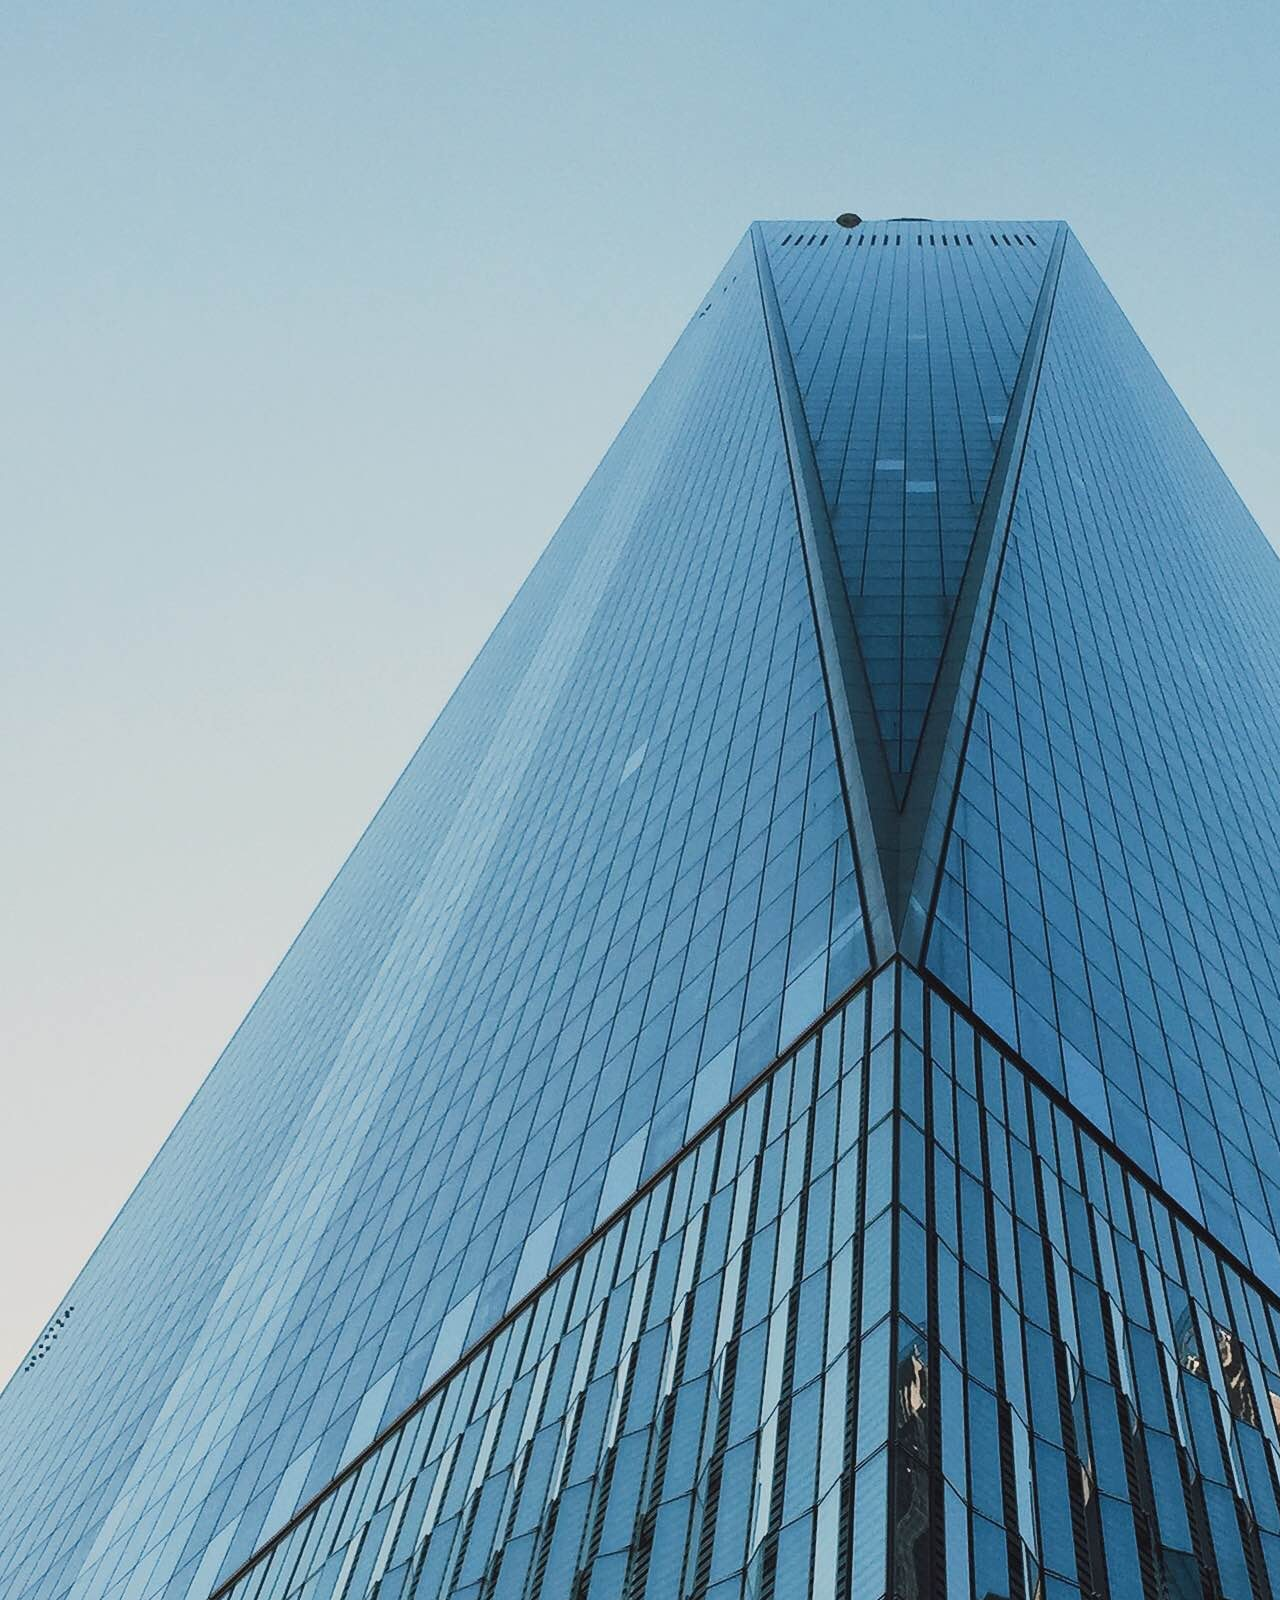
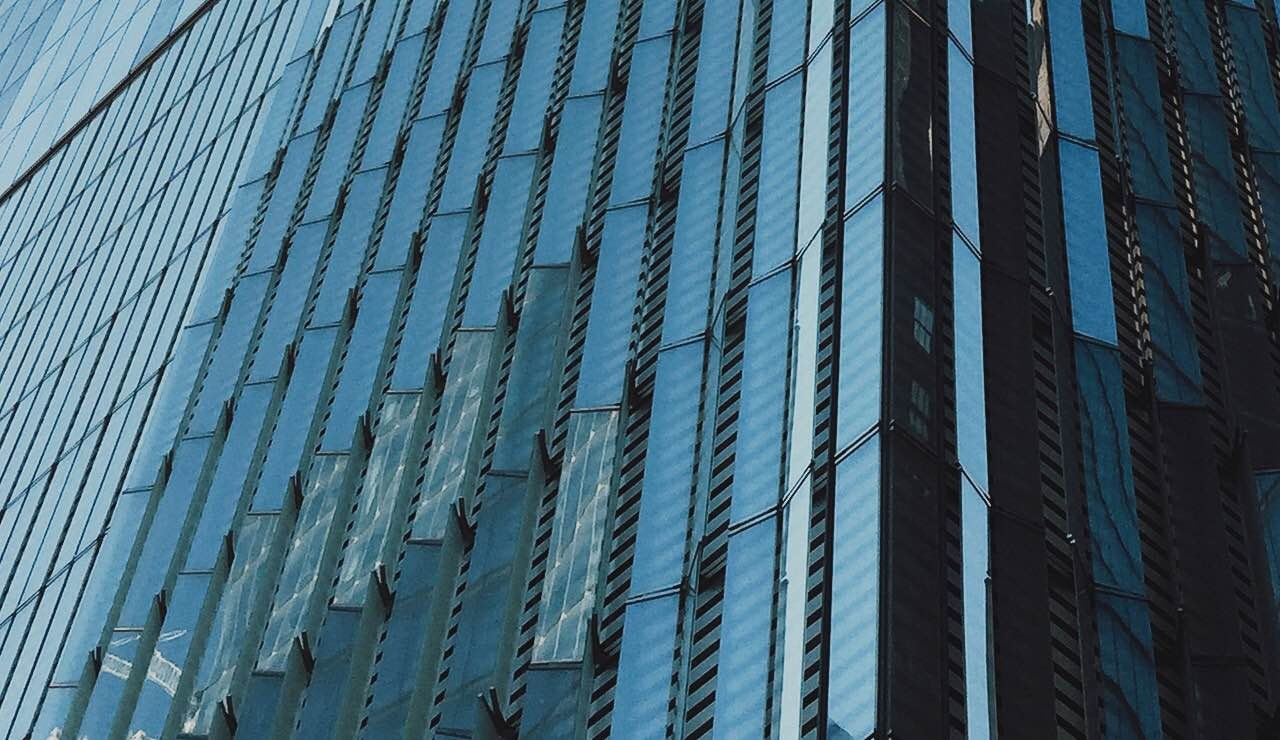
<file: signup.html>
<!DOCTYPE html>
<html lang="en">
<head>
    <meta charset="UTF-8">
    <meta name="viewport" content="width=device-width, initial-scale=1.0">
    <link rel="stylesheet" href="style.css">
    <title>Sign Up</title>
</head>
<body>
    <div class="signup-container flex">
        <img src="images/signup-bg.jpeg" alt="background">
        <div class="signup flex flex-col justify-center items-center w-full gap-sm">
            <h1 class="text-center">Welcome back to Cost Management Dashboard</h1>
            <span class="text-center">To start using the service, sign in to your account</span>
            <div class="relative">
                <input type="text" placeholder=" ">
                <div class="absolute flex flex-col justify-center">
                    <label class="label1">Your Email</label> 
                    <label class="label2">Your Email</label>
                </div> 
            </div>
        </div>
    </div>
</body>
</html>
</file>
<file: style.css>
:root {
  --bg_color: #f7f7f8;
  --secondary-blue: #e9f1fc;
  --gray: #adb4bc;
  --black: #0a121c;
  --blue: #378afd;
  --stroke: #f3f3f3;
  font-family: "General Sans";
}
*{
    margin: 0;
    padding: 0;
    box-sizing: border-box;
}
*::-webkit-scrollbar {
  display: none;
}
html {
    font-family: General Sans, sans-serif;
    scroll-behavior: smooth;
}

/* -------Commons------- */
.flex {
  display: flex;
}
.flex-col {
  flex-direction: column;
}
.absolute {
  position: absolute;
}
.relative {
  position: relative;
}
.font-bold {
  font-weight: 600;
}
.font-sm{
  font-size: 14px;
}
.font-lg{
  font-size: large;
}
.font-lgr {
  font-size: 20px;
}
.font-xl {
  font-size: x-large;
}
.font-2xl {
  font-size: xx-large;
}
.font-gray {
  color: var(--gray);
}
.font-black {
  color: black;
}
.text-center {
  text-align: center;
}
.text-start{
  text-align: start;
}
.justify-between {
  justify-content: space-between;
}
.justify-center {
  justify-content: center;
}
.items-center {
  align-items: center;
}
.h-screen {
  height: 100vh;
}
.h-full{
  height: 100%;
}
.h-fit{
  height: fit-content;
}
.w-md{
  width: 10rem;
}
.w-fit{
  width: fit-content;
}
.w-full {
  width: 100%;
}
.px-md{
  padding: 1rem 0;
}
.p-xs {
  padding: 5px;
}
.p-sm{
  padding: 10px;
}
.p-md {
  padding: 1rem;
}
.py-md{
  padding: 1rem 0;
}
.p-lg{
  padding: 1.7rem;
}
.m-0 {
  margin: 0;
}
.m-sm {
  margin: 5px;
}
.m-md {
  margin: 1rem;
}
.bg-white {
  background-color: white;
}
.bg-default {
  background-color: var(--bg_color);
}
.gap-xs {
  gap: 7px;
}
.gap-sm {
  gap: 10px;
}
.gap-md {
  gap: 20px;
}
.gap-xl {
  gap: 40px;
}
.rounded-sm {
  border-radius: 8px;
}
.rounded-md {
  border-radius: 12px;
}
.border{
  border: 1px solid var(--stroke);
}
.border-top {
  border-top: 1px solid var(--stroke);
}
.border-right {
  border-right: 1px solid var(--stroke);
}
.border-left {
  border-left: 1px solid var(--stroke);
}
button {
  padding: 0.7rem;
  background-color: var(--blue);
  color: white;
  border-radius: 8px;
  font-weight: 600;
  border: 1px solid transparent;
  cursor: pointer;
}
button:hover {
  background-color: #5295f3;
}
a {
  font-style: normal;
  font-weight: 400;
  text-decoration: none;
  color: var(--black);
}


/* NEW CODE */
/* ----- Form ------ */
.main-body {
  min-height: 100vh;
}
.logo {
  font-size: 1.5rem;
  font-style: normal;
  font-weight: 900;
  line-height: 130%;
}
.form-body {
  width: 50%;
}
.form-image {
  width: 50%;
  background: url("images/signup-bg.jpeg") no-repeat center center/cover;
}
.forgot {
  background: url("images/forgot-img.png") no-repeat center center/cover;
}
.signin-img {
  background: url("images/signin-img.png") no-repeat center center/cover;
}
.newpassword-img {
  background: url("images/reset-img.png") no-repeat center center/cover;
}
.form-image img {
  margin: 5rem 0;
}
.form-body-container {
  width: 100%;
  margin: 0 auto;
  padding-top: 1.8rem;
  height: 100%;
  display: flex;
  flex-direction: column;
}
.form-body-container header {
  padding: 0 2rem;
}
.form {
  width: 100%;
  height: 100%;
  text-align: center;
  padding: 3rem 2rem;
  display: flex;
  align-items: center;
  justify-content: center;
}

.form h3,
.form p {
  max-width: 460px !important;
  text-align: center;
  margin: 0 auto;
}
.form h3 {
  margin: 0.4rem auto;

  text-align: center;
  font-size: 2rem;
  font-style: normal;
  font-weight: 600;
}
form {
  width: 90%;
}
.signIn .form {
  /* margin-top: -10rem; */
}
.form p {
  color: var(--black, #1b1917);
  font-size: 1rem;
  font-style: normal;
  font-weight: 500;
  line-height: 150%;
  width: 70%;
  margin: 0.9rem auto;
}
.form-group {
  width: 100%;
  max-width: 460px !important;
  margin: 1.4rem auto;
  gap: 0.45rem;
}
.form-group input,
.form-group textarea,
.form-group select {
  width: 100%;
  border-radius: 10px;
  border: 1px solid var(--stroke, #f0eef5);
  padding: 1rem 0.9rem;
  font-family: "General Sans";
  font-size: 1rem;
}
.form-group input::placeholder {
  font-family: "General Sans";
}
.form-group input:focus {
  outline: 1px solid #333;
}
.form-group .checkbox {
  width: auto;
}
.form-group label {
  color: var(--black);
  font-size: 0.875rem;
  font-style: normal;
  font-weight: 700;
  line-height: 130%; /* 18.2px */
}
.form-group span {
  font-size: 0.875rem;
  font-style: normal;
  font-weight: 500;
  line-height: 150%;
}
.form-group input[type="checkbox"] {
  width: 20px;
  height: 20px;
  border-radius: 60px !important;
  accent-color: var(--green);
  cursor: pointer;
}
.form-group input[type="checkbox"]:focus {
  /* outline: none; */
}
.form-group input[type="checkbox"]:checked {
  /* outline: none; */
}
.form-group .btn,
.form-group button a,
.diet-group .btn {
  width: 100%;
  padding: 1.135rem 0;
  border: none;
  color: white;
  cursor: pointer;
  border: 1px solid transparent;

  border-radius: 12px;
  background: var(--blue);
  font-size: 1rem;
  font-style: normal;
  font-weight: 600;
  line-height: normal;
  transition: opacity 0.2s ease, background 0.15s ease;
}
.numpad .btn:hover {
  opacity: 0.95;
}
.form-group .btn:hover {
  border-radius: 8px;
  border: 1px solid var(--stroke, #f3f3f3);
  background: var(--white, #fff);
  color: #333;
}
.from-btn-small a {
  font-size: 0.938rem;
  font-style: normal;
  font-weight: 900;
  line-height: normal;
  display: inline-block;
  padding: 8px 12px;
  width: auto;
  border-radius: 100px;
  border: 1px solid var(--stroke, #f0eef5);
  background: var(--white, #fff);
  transition: background 0.25s ease;
}
.from-btn-small a:hover {
  background: var(--white, #f0eef5);
}
.password-wrap {
  width: 100%;
  position: relative;
}
.eye {
  cursor: pointer;
  position: absolute;
  right: 10px;
  top: 50%;
  transform: translateY(-50%);
}
.forgot-password-btn {
  text-decoration: none;
  width: 100%;
  color: var(--black, #1b1917);
  text-align: right;
  font-family: General Sans;
  font-size: 0.938rem;
  font-style: normal;
  font-weight: 500;
  margin: 0.5rem 0;
}
.forgot {
  font-size: 0.938rem;
  font-weight: 500;
}
.back-btn {
  font-size: 1.03rem;
  font-weight: 600;
}
.gap-m {
  gap: 0.85rem;
}
@media screen and (max-width: 900px) {
  .main-body {
    flex-direction: column;
    align-items: center;
  }
  .form-image {
    display: none;
  }
  .form {
    margin-top: 6rem;
    padding: 0;
  }
  .form-body {
    width: 100%;
  }
  .form-body-container {
    width: 100%;
  }
  .form-body-container header {
    padding: 0 2rem;
  }
  form {
    width: 93%;
  }
  .signIn .form {
    margin-top: 6rem;
  }
}

/* NEW CODE END */

/* -------Dashboard------- */
.dashboard {
  background-color: var(--bg_color);
}
/* -------Sidebar------- */
.sidebar-container{
    position: fixed;
    padding: 2rem 3rem;
    border-right: 1px solid var(--stroke);
    width: 20%;
    height: calc(100vh - 2rem);
}
.sidebar {
  margin-top: 3rem;
}
.side-items-container {
  list-style: none;
  gap: 8px;
  padding: 0;
}
.side-item {
  padding: 10px 12px 10px 10px;
  min-width: 10rem;
  color: var(--gray);
  cursor: pointer;
  text-decoration: none;
}
.side-item.active {
  background-color: var(--secondary-blue);
  color: black;
}
.side-item:hover {
  background-color: var(--bg_color);
  color: black;
}
.side-item path {
  fill: var(--gray);
}
.side-item.active path {
  fill: black;
}
.side-item:hover path {
  fill: black;
}
/* -------Dashboard-Main------- */
.main{
    margin-left: 20%;
    padding: 1rem;
    width: 80%;
    min-height: calc(100vh - 2rem);
}

.overview-container {
  width: 60%;
}
.box-container {
  gap: 1rem;
}
.box {
  padding: 1rem 4rem 1rem 2rem;
  background-color: white;
}
.chart-container {
  padding: 1rem 4rem 1rem 2rem;
}
.rect {
  width: 12px;
  height: 12px;
}
.rect.blue {
  background-color: blue;
}
.rect.gray {
  background-color: #aac2dd;
}
#chart {
  margin: 2rem 0;
}
/* -------Transactions------- */
.transactions-container {
  width: 40%;
  padding: 1.2rem;
  overflow: hidden;
}
.row {
  gap: 40px;
  padding: 1rem 1.5rem;
}
.head {
  padding: 0.7rem 1.5rem;
}

/* -------Clients------- */
.clients-table{
    width: 100%;
}
input {
  width: 18rem;
  padding: 1rem;
  border: 1px solid var(--stroke);
  border-radius: 8px;
  outline-color: var(--blue);
}
.search-input {
  padding: 0.7rem 2rem;
  background-color: var(--bg_color);
}
.search-input + svg {
  position: absolute;
  top: 10px;
  left: 10px;
}
.search-input:focus + svg path {
  stroke: var(--gray);
}
.odd-btn {
  background-color: white;
  box-shadow: 0px 0px 20px -10px rgba(55, 138, 253, 0.4);
  color: black;
  font-weight: 500;
  font-size: 14px;
}
.odd-btn:hover {
  background-color: var(--gray);
}
.page-btn {
  width: 40px;
  height: 40px;
  display: flex;
  align-items: center;
  justify-content: center;
}
.page-btn.active {
  background-color: var(--blue);
  color: white;
}
.search-bar{
  padding: 1rem;
}


/* -----Client----- */
.card{
  width: 50%;
}
.growth{
  padding: 3px 6px;
  border-radius: 6px;
  font-weight: 600;
}
.growth.negative{
  background-color: #FFEFF4;
  color: #F85988;
}
.growth.positive{
  background-color: #DAFFEF;
  color: #14D885;
}
.growth.normal{
  background-color: #FFFCE1;
  color: #EDBE17;
}


/* -----Window----- */
.window{
  display: none;
  background-color: white;
  z-index: 10;
  height: 100vh;
  width: 28rem;
  top: 0;
  right: 0;
  position: fixed;
  box-shadow: 0px 0px 20px -10px rgba(55, 138, 253, 0.3);
}
.window.active{
  display: flex;
}
.special-input{
  width: 25rem;
  padding-top: 1.5rem;
  padding-bottom: .5rem;
  font-size: medium
}
.special-input:hover, .special-input:focus{
  box-shadow: 0px 0px 20px -10px rgba(55, 138, 253, 0.3);
}
.label1{
  position: absolute;
  font-size: 13px;
  top: 0.5rem;
  left: 1rem;
  opacity: 0.5;
  color: var(--black);
  pointer-events: none;
  transition: all 0.2s ease-in;
}
.special-input:placeholder-shown + .label1{
  opacity: 0.3;
  font-size: 16px;
  top: 1rem;
}
.special-input:focus + .label1{
  opacity: 1;
  font-size: 13px;
  top: 0.5rem;
}
.special-input::placeholder{
  font-size: medium;
  visibility: hidden;
  transition: visibility 0.1s ease-out;
}
.special-input:focus.special-input::placeholder{
  visibility: visible;
}
.label1 + img{
  position: absolute;
  bottom: 1rem;
  right: 1rem;
  pointer-events: none;
}
.special-input::-webkit-search-cancel-button{
  opacity: 0;
  cursor: pointer;
  translate: -3px -11px;
}
.special-input:placeholder-shown ~ img{
  display: none;
}
.window-btn{
  width: 25rem;
  position: absolute;
  bottom: 1rem;
}
.close-btn{
  position: absolute;
  top: .8rem;
  left: .8rem;
  cursor: pointer;
}
.close-btn:hover > svg:first-child{
  stroke: black;
}
.add-cost-bar{
  background-color: var(--stroke);
  padding: 4px;
  width: calc(100% - 2rem);
}
.add-cost-btn{
  width: 100%;
  background-color: var(--stroke);
  color: black;
  font-weight: 500;
}
.add-cost-btn.active{
  background-color: white;
  box-shadow: 0px 0px 20px -10px rgba(55, 138, 253, 0.4);
}

@media screen and (max-width: 1067px) {
  .side-item span{
      flex-direction: column;
      align-items: start;
  }
  .side-item{
    min-width: 7rem;
  }
}
@media screen and (max-width: 967px) {
    .main{
        flex-direction: column;
    }
    .overview-container{
        width: 100%;
    }
    .transactions-container{
        width: 100%;
    }
    .sidebar-container{
        padding: 2rem 2rem;
    }
    .clients-table{
        width: 100% !important;
    }
}
@media screen and (max-width: 867px) {
  .signup-container > img {
    display: none;
  }
  .signup {
    width: 100vw;
  }
}
@media screen and (max-width: 767px) {
    .mobile-hide {
        display: none !important;
    }
    .main{
        width: 100%;
        margin: 0;
    }
    .sidebar{
        margin: 0;
    }
    .sidebar-container{
        position: fixed;
        width: 100vw;
        bottom: 0;
        border-radius: 12px;
        box-shadow: 0px 0px 20px -10px rgba(55, 138, 253, 0.30);
        padding: 0;
        height: fit-content;
    }
    .side-items-container{
        flex-direction: row;
        justify-content: space-around;
    }
    .side-item.active > span *{
        display: inline !important;
    }
    .side-item span{
        flex-direction: row;
        align-items: center;
    }
    .side-item{
      min-width: auto;
    }
    .search-bar{
      flex-direction: column;
    }
    .search-bar > div{
      flex-direction: column;
    }
    .stats{
      flex-direction: column;
      align-items: start;
    }
    .window{
      width: 100vw;
    }
    .special-input{
      width: calc(100vw - 2rem);
    }
    .window-btn{
      width: calc(100vw - 2rem);
    }
}
</file>
